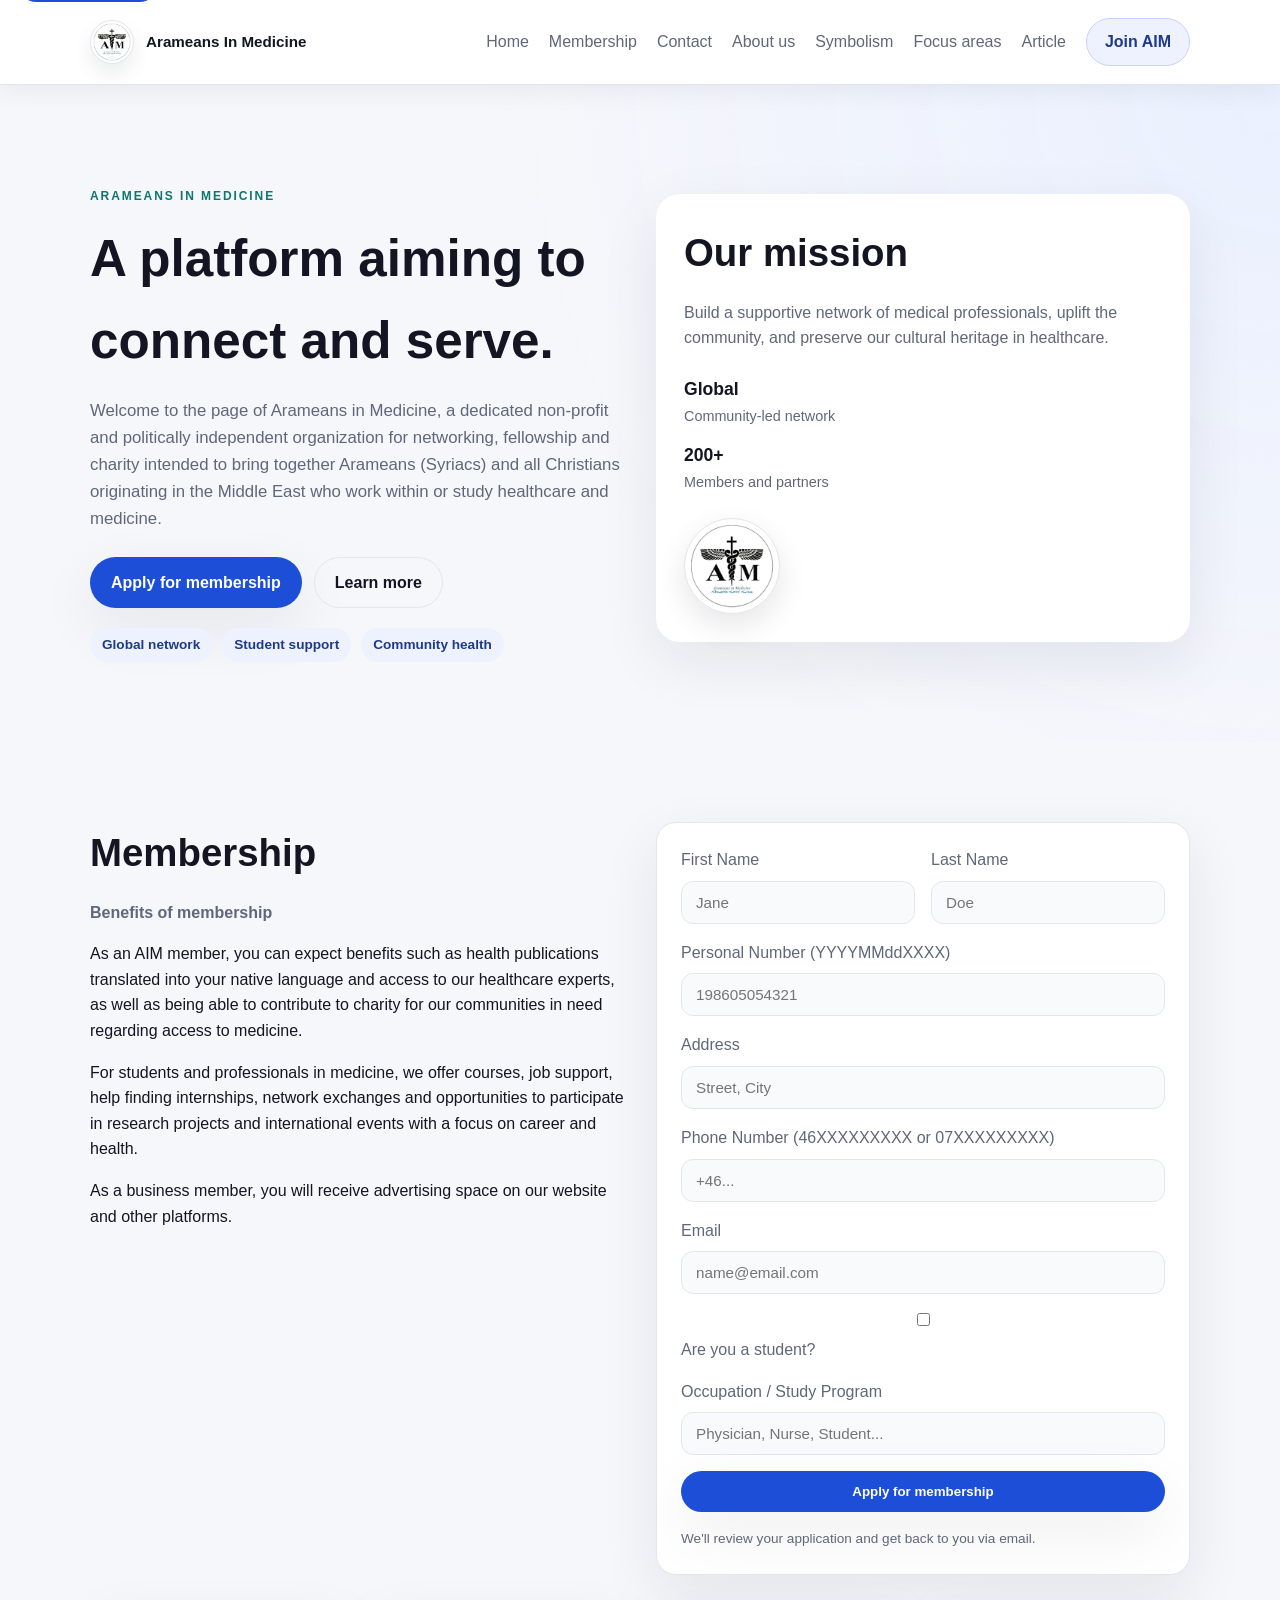
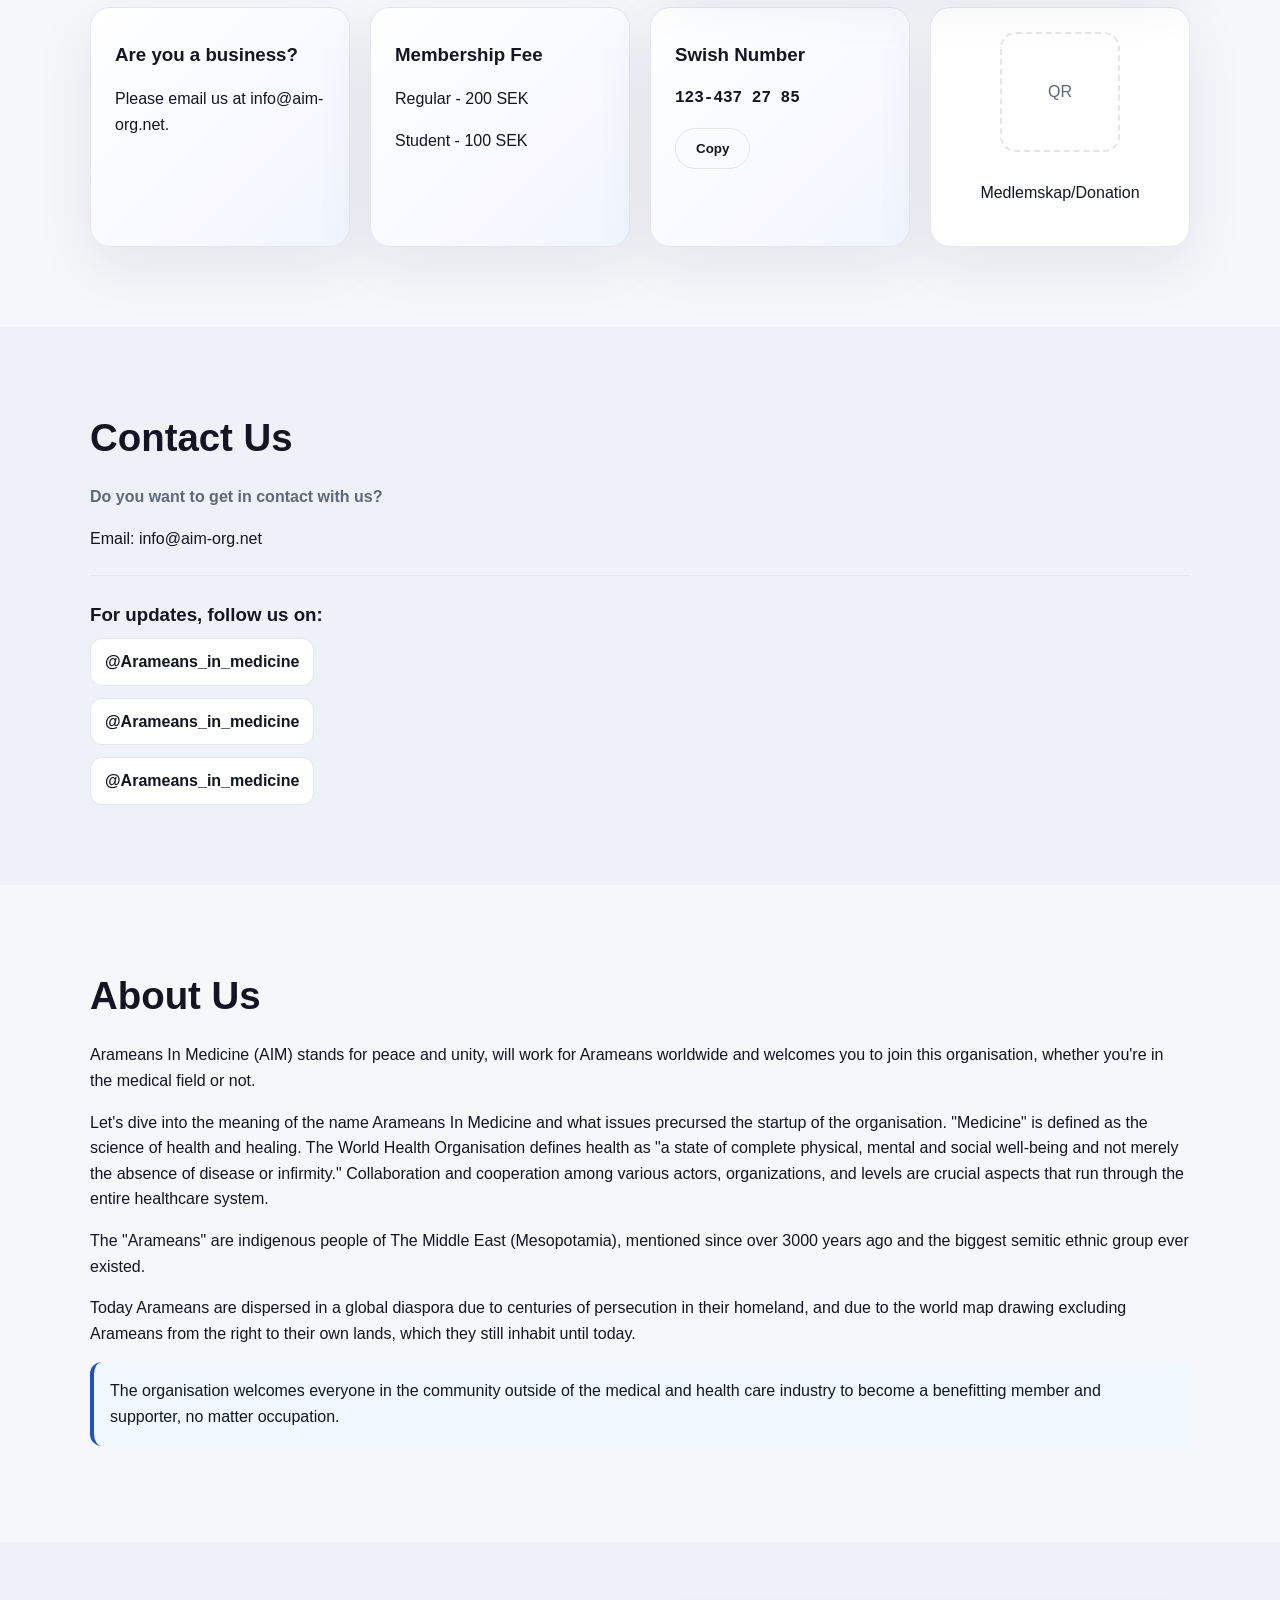
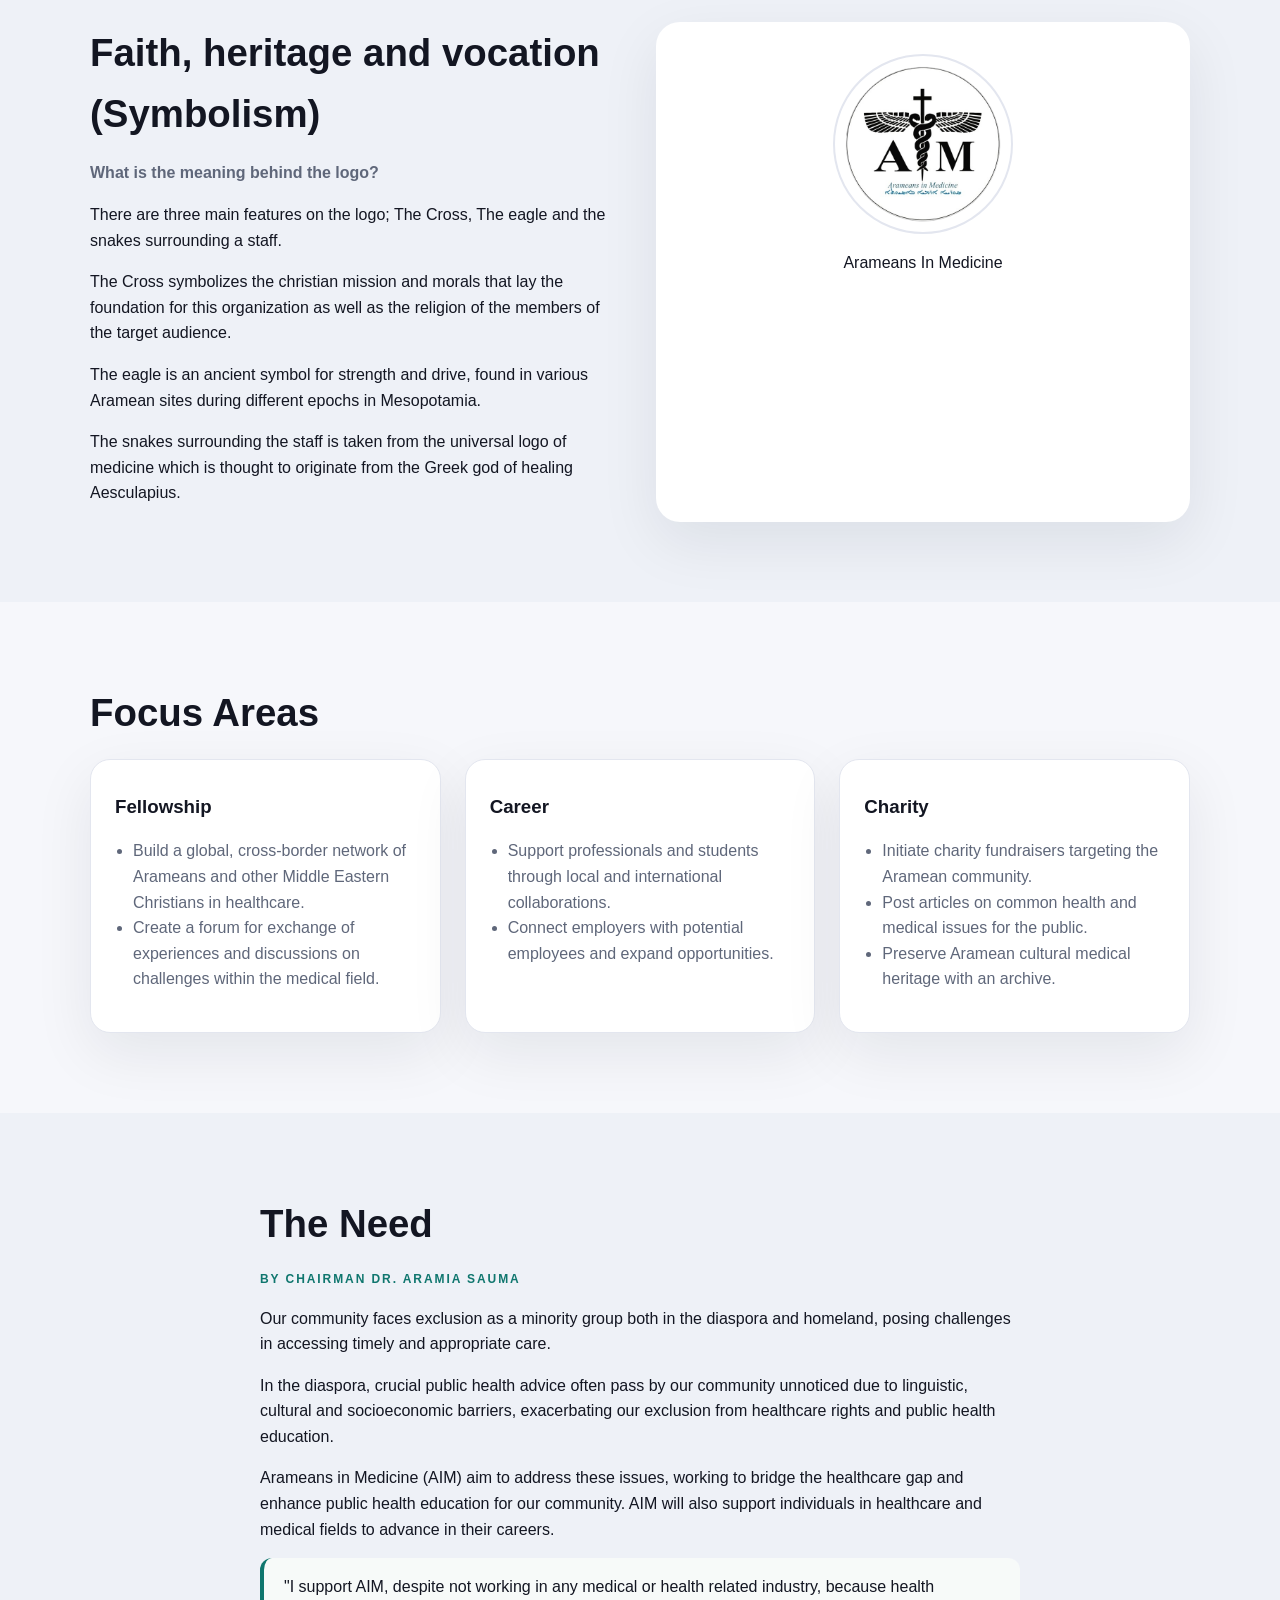
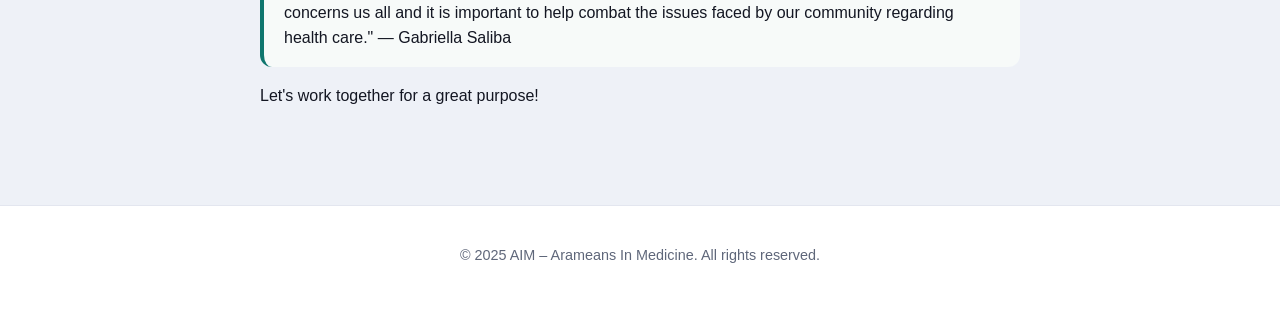
<file: Projects/aim/index.html>
<!DOCTYPE html>
<html lang="en">
  <head>
    <meta charset="UTF-8" />
    <meta name="viewport" content="width=device-width, initial-scale=1.0" />
    <title>Arameans In Medicine (AIM)</title>
    <meta
      name="description"
      content="Arameans In Medicine (AIM) is a platform aiming to connect and serve."
    />
    <meta property="og:title" content="Arameans In Medicine (AIM)" />
    <meta
      property="og:description"
      content="A platform aiming to connect and serve the Aramean community in healthcare."
    />
    <meta property="og:type" content="website" />
    <meta property="og:image" content="arameans-in-medicine.png" />
    <meta name="twitter:card" content="summary_large_image" />
    <link rel="icon" href="arameans-in-medicine.png" />
    <link rel="stylesheet" href="styles.css" />
  </head>
  <body>
    <a class="skip-link" href="#home">Skip to content</a>
    <header class="site-header">
      <div class="container header-inner">
        <a class="brand" href="#home" aria-label="AIM home">
          <span class="brand-mark">
            <img src="arameans-in-medicine.png" alt="AIM logo" />
          </span>
          <span class="brand-name">Arameans In Medicine</span>
        </a>
        <button class="nav-toggle" type="button" aria-expanded="false">
          Menu
        </button>
        <nav class="site-nav" aria-label="Primary">
          <a href="#home">Home</a>
          <a href="#membership">Membership</a>
          <a href="#contact">Contact</a>
          <a href="#about">About us</a>
          <a href="#symbolism">Symbolism</a>
          <a href="#focus">Focus areas</a>
          <a href="#article">Article</a>
          <a class="button nav-cta" href="#membership">Join AIM</a>
        </nav>
      </div>
    </header>

    <main>
      <section class="hero" id="home">
        <div class="container hero-grid">
          <div class="hero-content">
            <p class="eyebrow">Arameans In Medicine</p>
            <h1>A platform aiming to connect and serve.</h1>
            <p class="lead">
              Welcome to the page of Arameans in Medicine, a dedicated non-profit
              and politically independent organization for networking, fellowship
              and charity intended to bring together Arameans (Syriacs) and all
              Christians originating in the Middle East who work within or study
              healthcare and medicine.
            </p>
            <div class="hero-actions">
              <a class="button primary" href="#membership">Apply for membership</a>
              <a class="button ghost" href="#about">Learn more</a>
            </div>
            <div class="hero-badges">
              <span>Global network</span>
              <span>Student support</span>
              <span>Community health</span>
            </div>
          </div>
          <div class="hero-card">
            <div class="hero-card-top">
              <h2>Our mission</h2>
              <p>
                Build a supportive network of medical professionals, uplift the
                community, and preserve our cultural heritage in healthcare.
              </p>
            </div>
            <div class="stats">
              <div>
                <strong>Global</strong>
                <span>Community-led network</span>
              </div>
              <div>
                <strong>200+</strong>
                <span>Members and partners</span>
              </div>
            </div>
            <div class="hero-logo">
              <img src="arameans-in-medicine.png" alt="AIM logo" />
            </div>
          </div>
        </div>
      </section>

      <section class="section" id="membership">
        <div class="container split">
          <div>
            <h2>Membership</h2>
            <p class="section-lead">Benefits of membership</p>
            <p>
              As an AIM member, you can expect benefits such as health
              publications translated into your native language and access to our
              healthcare experts, as well as being able to contribute to charity
              for our communities in need regarding access to medicine.
            </p>
            <p>
              For students and professionals in medicine, we offer courses, job
              support, help finding internships, network exchanges and
              opportunities to participate in research projects and international
              events with a focus on career and health.
            </p>
            <p>
              As a business member, you will receive advertising space on our
              website and other platforms.
            </p>
          </div>
          <div class="card panel">
            <form class="membership-form">
              <div class="grid-2">
                <label>
                  First Name
                  <input type="text" name="firstName" placeholder="Jane" required />
                </label>
                <label>
                  Last Name
                  <input type="text" name="lastName" placeholder="Doe" required />
                </label>
              </div>
              <label>
                Personal Number (YYYYMMddXXXX)
                <input type="text" name="personalNumber" placeholder="198605054321" />
              </label>
              <label>
                Address
                <input type="text" name="address" placeholder="Street, City" />
              </label>
              <label>
                Phone Number (46XXXXXXXXX or 07XXXXXXXXX)
                <input type="tel" name="phone" placeholder="+46..." required />
              </label>
              <label>
                Email
                <input type="email" name="email" placeholder="name@email.com" required />
              </label>
              <label class="inline">
                <input type="checkbox" name="student" />
                Are you a student?
              </label>
              <label>
                Occupation / Study Program
                <input type="text" name="occupation" placeholder="Physician, Nurse, Student..." />
              </label>
              <button class="button primary" type="button">Apply for membership</button>
              <p class="form-note">
                We'll review your application and get back to you via email.
              </p>
            </form>
          </div>
        </div>
        <div class="container donate-grid">
          <div class="card highlight">
            <h3>Are you a business?</h3>
            <p>Please email us at <a href="mailto:info@aim-org.net">info@aim-org.net</a>.</p>
          </div>
          <div class="card highlight">
            <h3>Membership Fee</h3>
            <p>Regular - 200 SEK</p>
            <p>Student - 100 SEK</p>
          </div>
          <div class="card highlight">
            <h3>Swish Number</h3>
            <p class="mono">123-437 27 85</p>
            <button class="button ghost" type="button" data-copy="123-437 27 85">
              Copy
            </button>
          </div>
          <div class="card qr">
            <div class="qr-box">QR</div>
            <p>Medlemskap/Donation</p>
          </div>
        </div>
      </section>

      <section class="section muted" id="contact">
        <div class="container">
          <h2>Contact Us</h2>
          <p class="section-lead">Do you want to get in contact with us?</p>
          <p>Email: <a href="mailto:info@aim-org.net">info@aim-org.net</a></p>
          <div class="divider"></div>
          <h3>For updates, follow us on:</h3>
          <div class="social-grid">
            <a
              href="https://www.instagram.com/arameans_in_medicine"
              target="_blank"
              rel="noreferrer"
              aria-label="Instagram"
            >
              @Arameans_in_medicine
            </a>
            <a
              href="https://www.facebook.com/arameans_in_medicine"
              target="_blank"
              rel="noreferrer"
              aria-label="Facebook"
            >
              @Arameans_in_medicine
            </a>
            <a href="#" aria-label="LinkedIn">@Arameans_in_medicine</a>
          </div>
        </div>
      </section>

      <section class="section" id="about">
        <div class="container">
          <h2>About Us</h2>
          <p>
            Arameans In Medicine (AIM) stands for peace and unity, will work for
            Arameans worldwide and welcomes you to join this organisation, whether
            you're in the medical field or not.
          </p>
          <p>
            Let's dive into the meaning of the name Arameans In Medicine and what
            issues precursed the startup of the organisation. "Medicine" is
            defined as the science of health and healing. The World Health
            Organisation defines health as "a state of complete physical, mental
            and social well-being and not merely the absence of disease or
            infirmity." Collaboration and cooperation among various actors,
            organizations, and levels are crucial aspects that run through the
            entire healthcare system.
          </p>
          <p>
            The "Arameans" are indigenous people of The Middle East
            (Mesopotamia), mentioned since over 3000 years ago and the biggest
            semitic ethnic group ever existed.
          </p>
          <p>
            Today Arameans are dispersed in a global diaspora due to centuries of
            persecution in their homeland, and due to the world map drawing
            excluding Arameans from the right to their own lands, which they still
            inhabit until today.
          </p>
          <p class="highlight-text">
            The organisation welcomes everyone in the community outside of the
            medical and health care industry to become a benefitting member and
            supporter, no matter occupation.
          </p>
        </div>
      </section>

      <section class="section muted" id="symbolism">
        <div class="container split">
          <div>
            <h2>Faith, heritage and vocation (Symbolism)</h2>
            <p class="section-lead">What is the meaning behind the logo?</p>
            <p>
              There are three main features on the logo; The Cross, The eagle and
              the snakes surrounding a staff.
            </p>
            <p>
              The Cross symbolizes the christian mission and morals that lay the
              foundation for this organization as well as the religion of the
              members of the target audience.
            </p>
            <p>
              The eagle is an ancient symbol for strength and drive, found in
              various Aramean sites during different epochs in Mesopotamia.
            </p>
            <p>
              The snakes surrounding the staff is taken from the universal logo
              of medicine which is thought to originate from the Greek god of
              healing Aesculapius.
            </p>
          </div>
          <div class="logo-card">
            <img class="logo-image" src="arameans-in-medicine.png" alt="AIM logo" />
            <p>Arameans In Medicine</p>
          </div>
        </div>
      </section>

      <section class="section" id="focus">
        <div class="container">
          <h2>Focus Areas</h2>
          <div class="cards">
            <div class="card">
              <h3>Fellowship</h3>
              <ul>
                <li>Build a global, cross-border network of Arameans and other Middle Eastern Christians in healthcare.</li>
                <li>Create a forum for exchange of experiences and discussions on challenges within the medical field.</li>
              </ul>
            </div>
            <div class="card">
              <h3>Career</h3>
              <ul>
                <li>Support professionals and students through local and international collaborations.</li>
                <li>Connect employers with potential employees and expand opportunities.</li>
              </ul>
            </div>
            <div class="card">
              <h3>Charity</h3>
              <ul>
                <li>Initiate charity fundraisers targeting the Aramean community.</li>
                <li>Post articles on common health and medical issues for the public.</li>
                <li>Preserve Aramean cultural medical heritage with an archive.</li>
              </ul>
            </div>
          </div>
        </div>
      </section>

      <section class="section muted" id="article">
        <div class="container article">
          <h2>The Need</h2>
          <p class="eyebrow">By Chairman Dr. Aramia Sauma</p>
          <p>
            Our community faces exclusion as a minority group both in the
            diaspora and homeland, posing challenges in accessing timely and
            appropriate care.
          </p>
          <p>
            In the diaspora, crucial public health advice often pass by our
            community unnoticed due to linguistic, cultural and socioeconomic
            barriers, exacerbating our exclusion from healthcare rights and
            public health education.
          </p>
          <p>
            Arameans in Medicine (AIM) aim to address these issues, working to
            bridge the healthcare gap and enhance public health education for our
            community. AIM will also support individuals in healthcare and
            medical fields to advance in their careers.
          </p>
          <p class="quote">
            "I support AIM, despite not working in any medical or health related
            industry, because health concerns us all and it is important to help
            combat the issues faced by our community regarding health care."
            — Gabriella Saliba
          </p>
          <p>
            Let's work together for a great purpose!
          </p>
        </div>
      </section>
    </main>

    <footer class="site-footer">
      <div class="container">
        <p>© 2025 AIM – Arameans In Medicine. All rights reserved.</p>
      </div>
    </footer>

    <script src="script.js"></script>
  </body>
  </html>
</file>
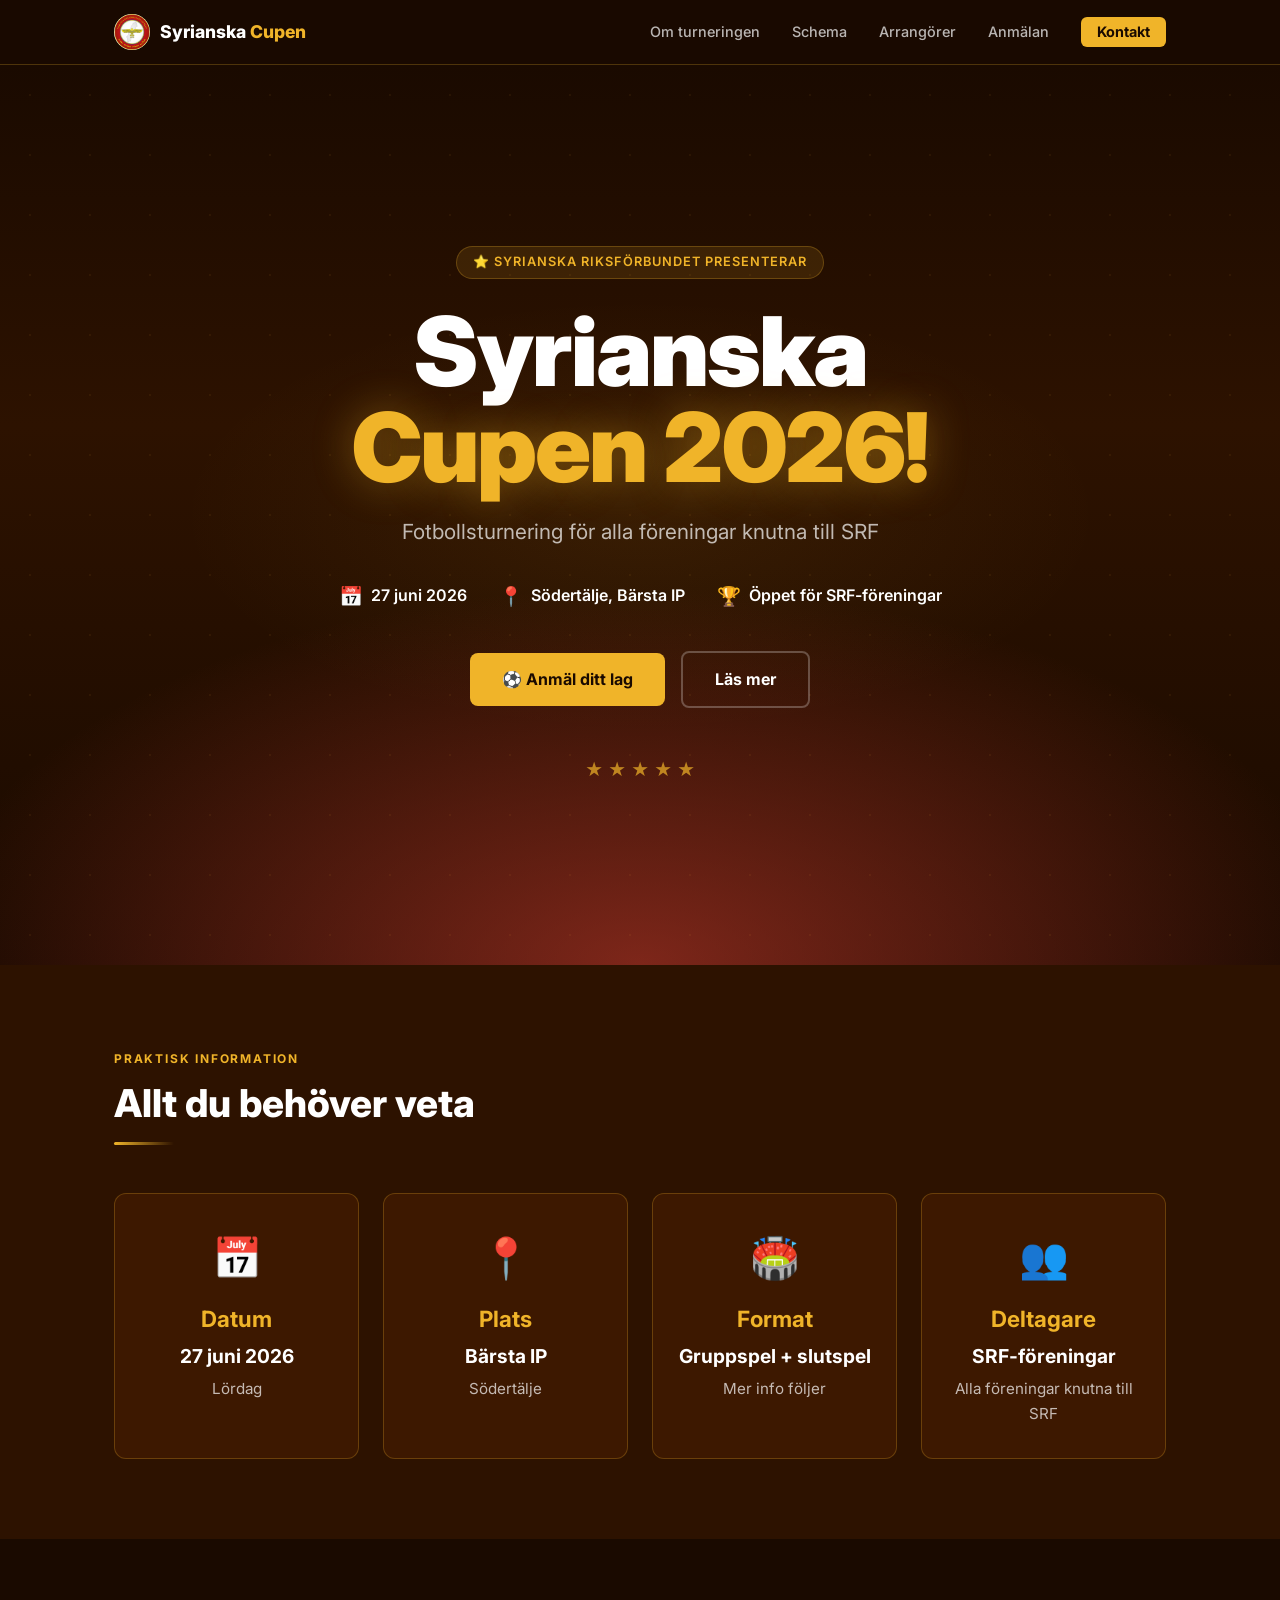
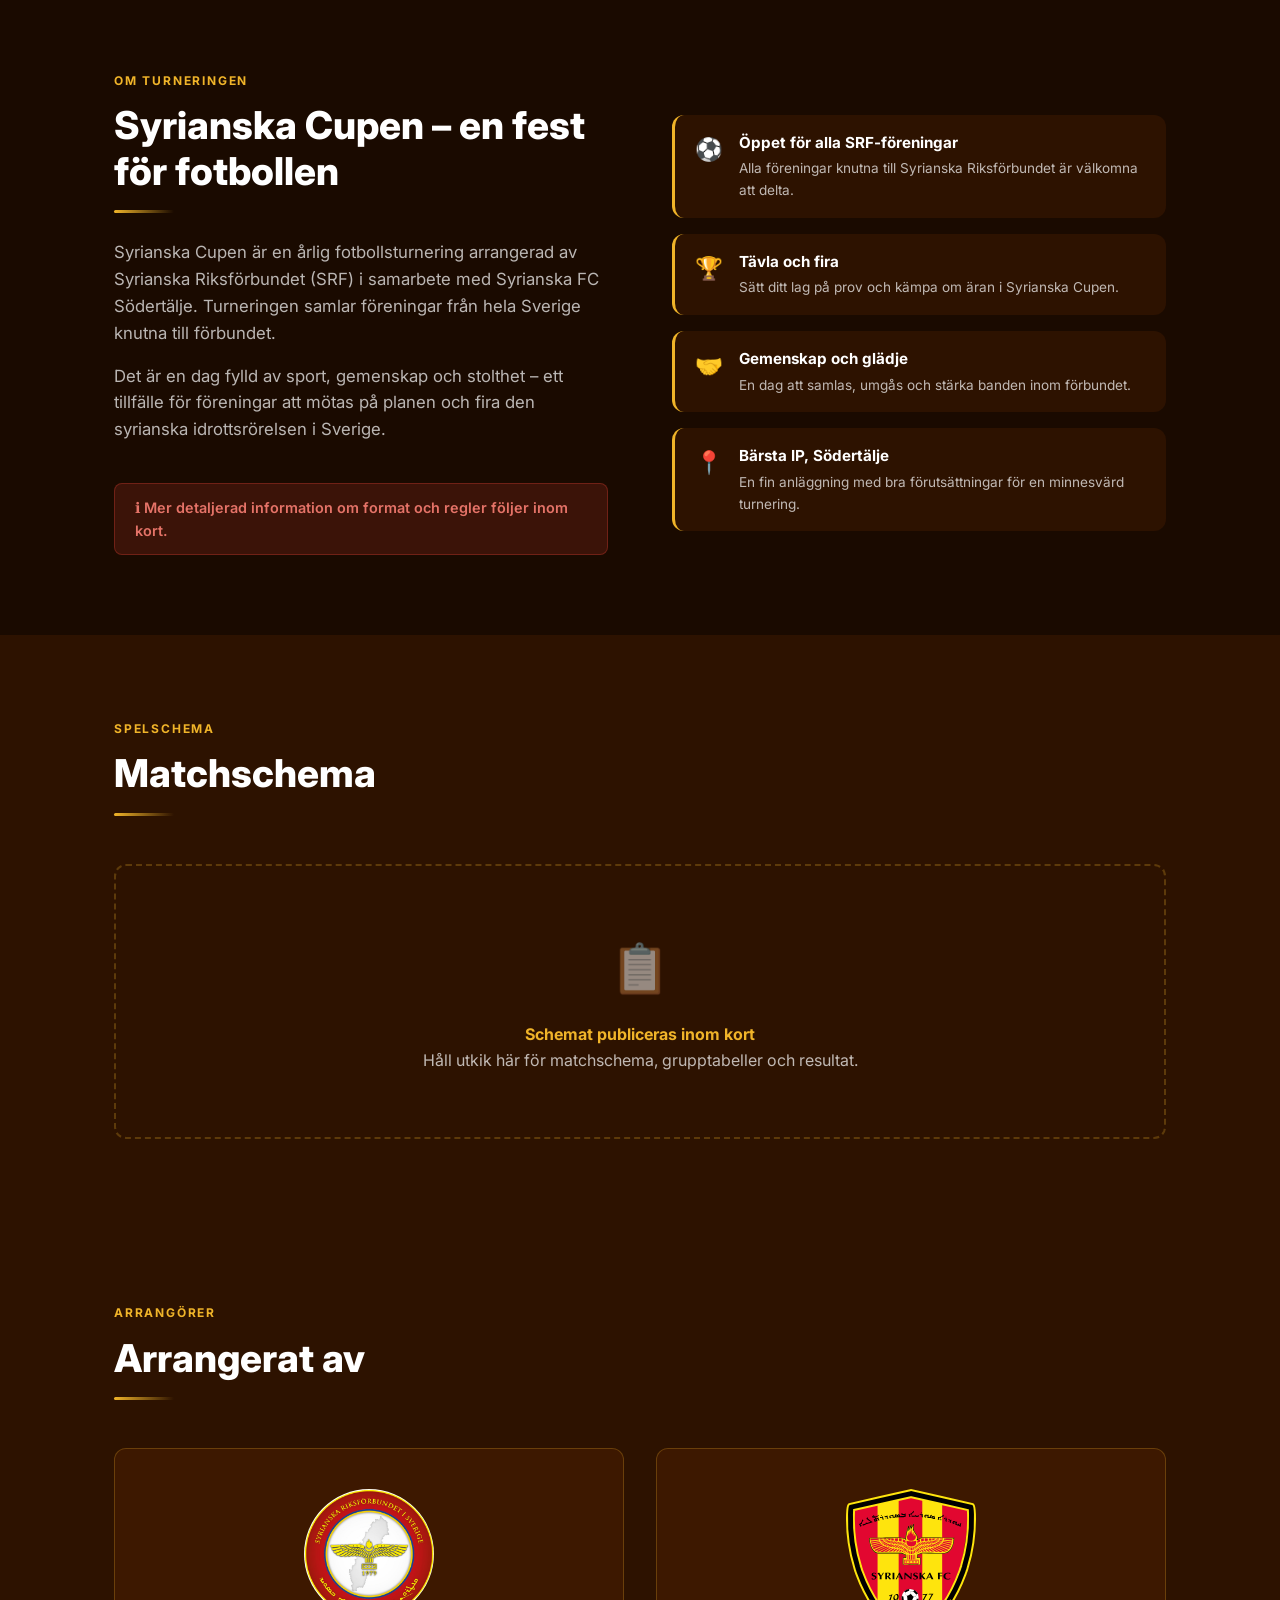
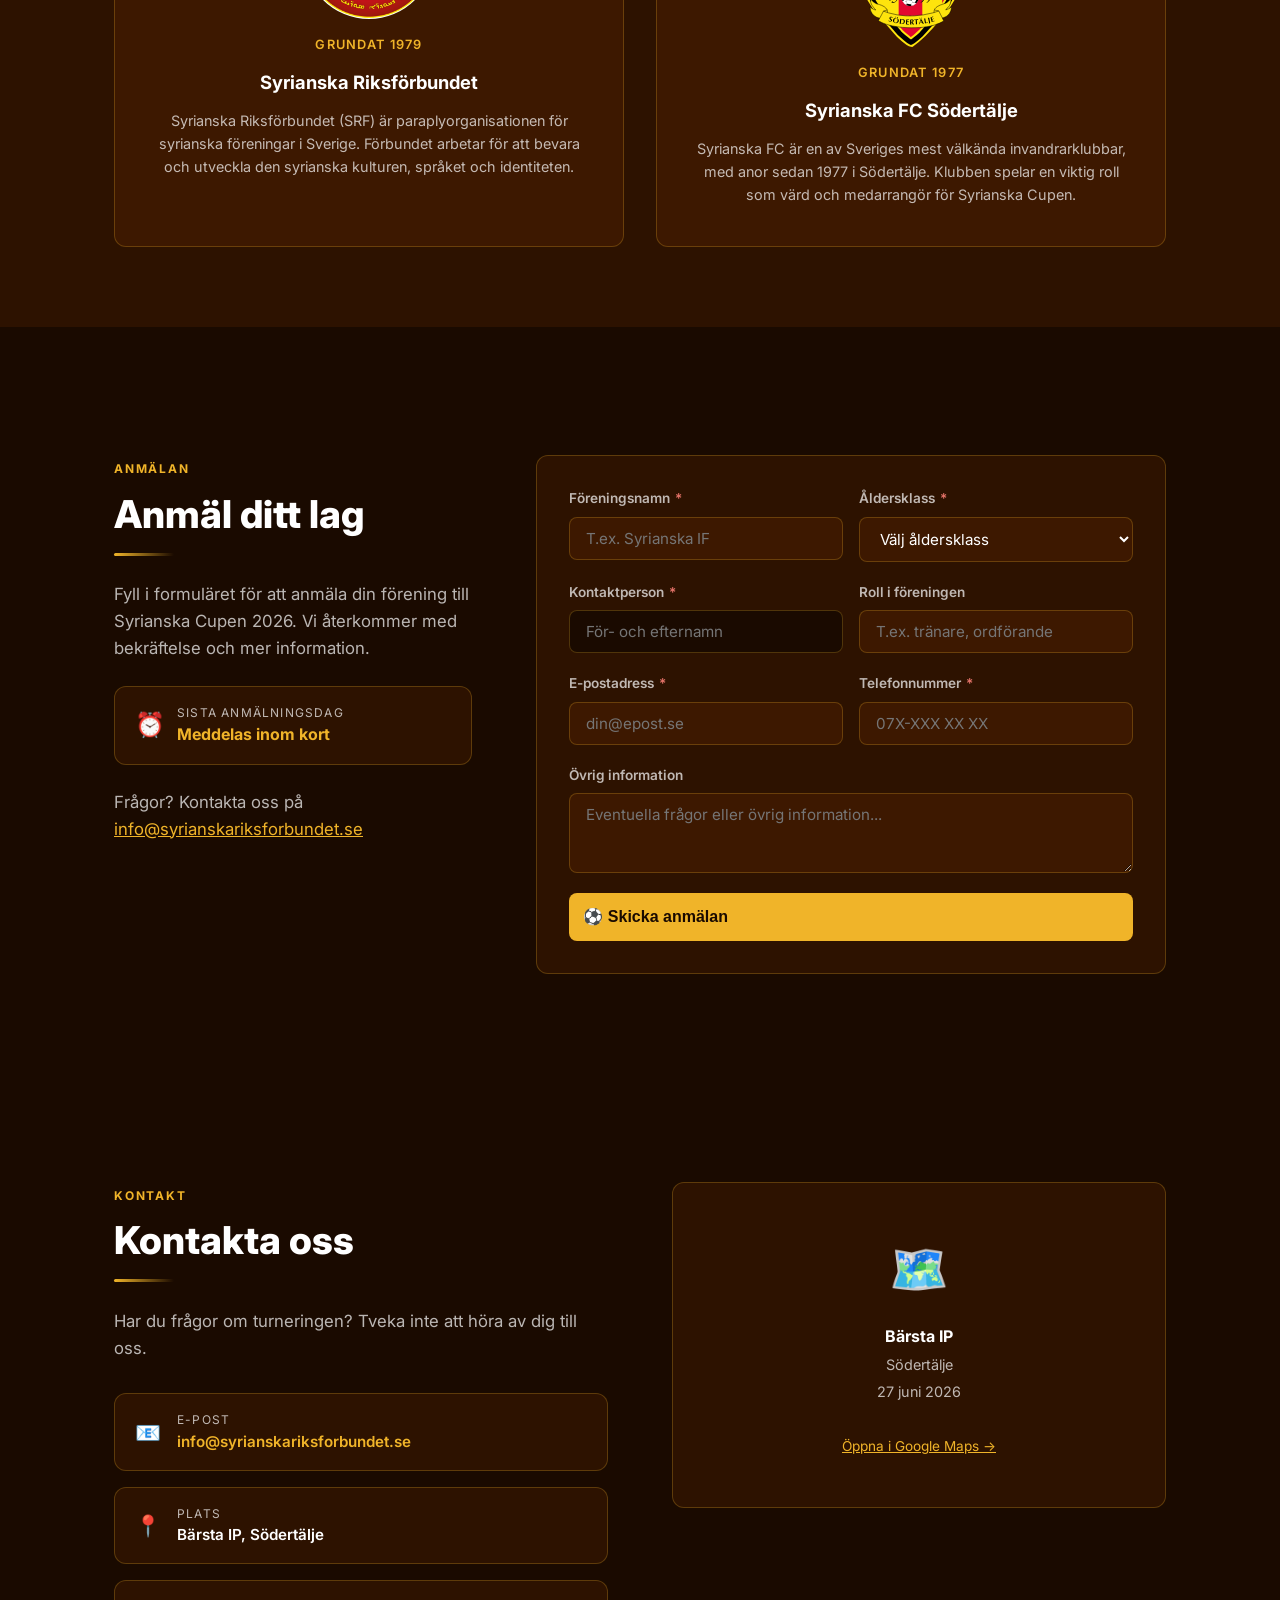
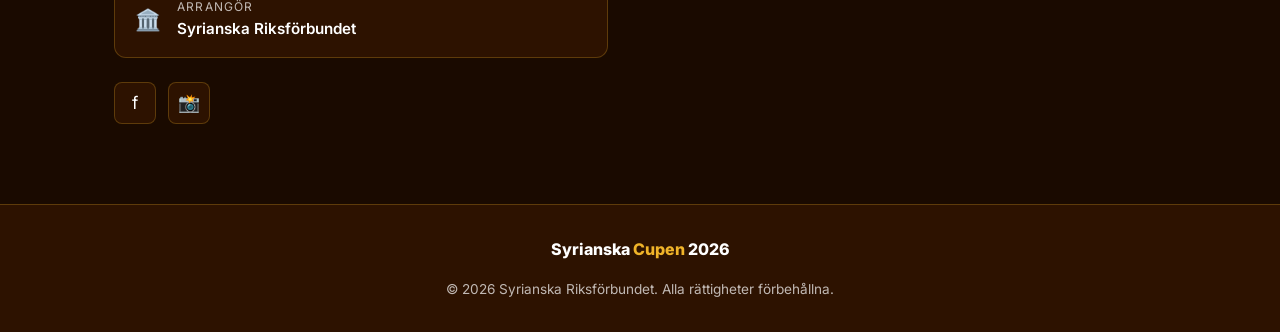
<file: Projects/cupen/index.html>
<!DOCTYPE html>
<html lang="sv">
<head>
  <meta charset="UTF-8" />
  <meta name="viewport" content="width=device-width, initial-scale=1.0" />
  <title>Syrianska Cupen 2026 – Södertälje, Bärsta IP</title>
  <meta name="description" content="Syrianska Cupen 2026 – Fotbollsturnering för alla föreningar knutna till Syrianska Riksförbundet. 27 juni 2026, Södertälje, Bärsta IP." />

  <!-- Canonical & hreflang -->
  <link rel="canonical" href="https://cupen.vercel.app/" />
  <link rel="alternate" hreflang="sv" href="https://cupen.vercel.app/" />
  <link rel="alternate" hreflang="x-default" href="https://cupen.vercel.app/" />

  <!-- Open Graph -->
  <meta property="og:title" content="Syrianska Cupen 2026 – Södertälje, Bärsta IP" />
  <meta property="og:description" content="Fotbollsturnering för alla föreningar knutna till Syrianska Riksförbundet. 27 juni 2026, Södertälje, Bärsta IP." />
  <meta property="og:image" content="https://cupen.vercel.app/srf-logo.jpeg" />
  <meta property="og:url" content="https://cupen.vercel.app/" />
  <meta property="og:type" content="website" />
  <meta property="og:locale" content="sv_SE" />
  <meta property="og:site_name" content="Syrianska Cupen" />

  <!-- Twitter Card -->
  <meta name="twitter:card" content="summary_large_image" />
  <meta name="twitter:title" content="Syrianska Cupen 2026" />
  <meta name="twitter:description" content="Fotbollsturnering för SRF-föreningar. 27 juni 2026, Södertälje, Bärsta IP." />
  <meta name="twitter:image" content="https://cupen.vercel.app/srf-logo.jpeg" />

  <!-- Favicon & theme -->
  <link rel="icon" type="image/jpeg" href="srf-logo.jpeg" />
  <meta name="theme-color" content="#f0b429" />

  <!-- JSON-LD Event Schema -->
  <script type="application/ld+json">
  {
    "@context": "https://schema.org",
    "@type": "SportsEvent",
    "name": "Syrianska Cupen 2026",
    "description": "Fotbollsturnering arrangerad av Syrianska Riksförbundet för alla föreningar knutna till SRF.",
    "startDate": "2026-06-27",
    "endDate": "2026-06-27",
    "eventStatus": "https://schema.org/EventScheduled",
    "location": {
      "@type": "Place",
      "name": "Bärsta IP",
      "address": {
        "@type": "PostalAddress",
        "addressLocality": "Södertälje",
        "addressCountry": "SE"
      }
    },
    "organizer": {
      "@type": "Organization",
      "name": "Syrianska Riksförbundet",
      "url": "https://www.facebook.com/SyrianskaRiks"
    },
    "image": "https://cupen.vercel.app/srf-logo.jpeg",
    "url": "https://cupen.vercel.app/"
  }
  </script>

  <!-- Fonts -->
  <link rel="dns-prefetch" href="https://fonts.googleapis.com" />
  <link rel="dns-prefetch" href="https://fonts.gstatic.com" />
  <link rel="preconnect" href="https://fonts.googleapis.com" />
  <link rel="preconnect" href="https://fonts.gstatic.com" crossorigin />
  <link href="https://fonts.googleapis.com/css2?family=Inter:wght@400;500;600;700;800;900&display=swap" rel="stylesheet" />

  <link rel="stylesheet" href="styles.css" />
</head>
<body>
  <a href="#main-content" class="skip-to-content">Hoppa till huvudinnehåll</a>

  <!-- ===== HEADER ===== -->
  <header class="site-header" role="banner">
    <div class="container header-inner">
      <a href="#" class="site-logo" aria-label="Syrianska Cupen – startsida">
        <img src="srf-logo.jpeg" alt="Syrianska Riksförbundet logotyp" class="logo-img" />
        <div class="logo-text">Syrianska <span>Cupen</span></div>
      </a>

      <nav role="navigation" aria-label="Huvudnavigation">
        <ul class="nav-links" id="navLinks">
          <li><a href="#om">Om turneringen</a></li>
          <li><a href="#schema">Schema</a></li>
          <li><a href="#arrangorer">Arrangörer</a></li>
          <li><a href="#anmalan">Anmälan</a></li>
          <li><a href="#kontakt" class="nav-cta">Kontakt</a></li>
        </ul>
      </nav>

      <button type="button" class="mobile-menu-btn" id="mobileMenuBtn" aria-label="Öppna meny" aria-expanded="false" aria-controls="navLinks">
        <span></span>
        <span></span>
        <span></span>
      </button>
    </div>
  </header>

  <main id="main-content">

  <!-- ===== HERO ===== -->
  <section class="hero" id="top">
    <div class="hero-bg" aria-hidden="true"></div>
    <div class="hero-content">
      <div class="hero-badge">
        ⭐ Syrianska Riksförbundet presenterar
      </div>

      <h1 class="hero-title">
        Syrianska
        <span class="year">Cupen 2026!</span>
      </h1>

      <p class="hero-subtitle">
        Fotbollsturnering för alla föreningar knutna till SRF
      </p>

      <div class="hero-meta">
        <div class="hero-meta-item">
          <span class="icon">📅</span>
          <span>27 juni 2026</span>
        </div>
        <div class="hero-meta-item">
          <span class="icon">📍</span>
          <span>Södertälje, Bärsta IP</span>
        </div>
        <div class="hero-meta-item">
          <span class="icon">🏆</span>
          <span>Öppet för SRF-föreningar</span>
        </div>
      </div>

      <div class="hero-actions">
        <a href="#anmalan" class="btn btn-primary">
          ⚽ Anmäl ditt lag
        </a>
        <a href="#om" class="btn btn-outline">
          Läs mer
        </a>
      </div>

      <div class="hero-stars" aria-hidden="true">★ ★ ★ ★ ★</div>
    </div>
  </section>

  <!-- ===== PRAKTISK INFO ===== -->
  <section id="info" aria-labelledby="info-heading">
    <div class="container">
      <span class="section-label">Praktisk information</span>
      <h2 id="info-heading">Allt du behöver veta</h2>
      <div class="gold-divider"></div>

      <div class="info-grid">
        <div class="info-card">
          <div class="info-card-icon">📅</div>
          <h3>Datum</h3>
          <p class="value">27 juni 2026</p>
          <p>Lördag</p>
        </div>
        <div class="info-card">
          <div class="info-card-icon">📍</div>
          <h3>Plats</h3>
          <p class="value">Bärsta IP</p>
          <p>Södertälje</p>
        </div>
        <div class="info-card">
          <div class="info-card-icon">🏟️</div>
          <h3>Format</h3>
          <p class="value">Gruppspel + slutspel</p>
          <p>Mer info följer</p>
        </div>
        <div class="info-card">
          <div class="info-card-icon">👥</div>
          <h3>Deltagare</h3>
          <p class="value">SRF-föreningar</p>
          <p>Alla föreningar knutna till SRF</p>
        </div>
      </div>
    </div>
  </section>

  <!-- ===== OM TURNERINGEN ===== -->
  <section id="om" aria-labelledby="om-heading">
    <div class="container">
      <div class="om-grid">
        <div class="om-text">
          <span class="section-label">Om turneringen</span>
          <h2 id="om-heading">Syrianska Cupen – en fest för fotbollen</h2>
          <div class="gold-divider"></div>
          <br />
          <p>
            Syrianska Cupen är en årlig fotbollsturnering arrangerad av Syrianska Riksförbundet (SRF)
            i samarbete med Syrianska FC Södertälje. Turneringen samlar föreningar från hela Sverige
            knutna till förbundet.
          </p>
          <p>
            Det är en dag fylld av sport, gemenskap och stolthet – ett tillfälle för föreningar att
            mötas på planen och fira den syrianska idrottsrörelsen i Sverige.
          </p>
          <div class="badge-mer-info">
            ℹ️ Mer detaljerad information om format och regler följer inom kort.
          </div>
        </div>

        <div class="om-features">
          <div class="feature-item">
            <div class="feature-icon">⚽</div>
            <div class="feature-text">
              <h4>Öppet för alla SRF-föreningar</h4>
              <p>Alla föreningar knutna till Syrianska Riksförbundet är välkomna att delta.</p>
            </div>
          </div>
          <div class="feature-item">
            <div class="feature-icon">🏆</div>
            <div class="feature-text">
              <h4>Tävla och fira</h4>
              <p>Sätt ditt lag på prov och kämpa om äran i Syrianska Cupen.</p>
            </div>
          </div>
          <div class="feature-item">
            <div class="feature-icon">🤝</div>
            <div class="feature-text">
              <h4>Gemenskap och glädje</h4>
              <p>En dag att samlas, umgås och stärka banden inom förbundet.</p>
            </div>
          </div>
          <div class="feature-item">
            <div class="feature-icon">📍</div>
            <div class="feature-text">
              <h4>Bärsta IP, Södertälje</h4>
              <p>En fin anläggning med bra förutsättningar för en minnesvärd turnering.</p>
            </div>
          </div>
        </div>
      </div>
    </div>
  </section>

  <!-- ===== SCHEMA ===== -->
  <section id="schema" aria-labelledby="schema-heading">
    <div class="container">
      <span class="section-label">Spelschema</span>
      <h2 id="schema-heading">Matchschema</h2>
      <div class="gold-divider"></div>

      <div class="schema-placeholder">
        <div class="icon">📋</div>
        <p><strong>Schemat publiceras inom kort</strong></p>
        <p>Håll utkik här för matchschema, grupptabeller och resultat.</p>
      </div>
    </div>
  </section>

  <!-- ===== ARRANGÖRER ===== -->
  <section id="arrangorer" aria-labelledby="arrangorer-heading">
    <div class="container">
      <span class="section-label">Arrangörer</span>
      <h2 id="arrangorer-heading">Arrangerat av</h2>
      <div class="gold-divider"></div>

      <div class="arrangorer-grid">
        <div class="arrangorer-card">
          <img src="srf-logo.jpeg" alt="Syrianska Riksförbundet logotyp" class="arrangorer-logo arrangorer-logo--circle" />
          <div class="founded">Grundat 1979</div>
          <h3>Syrianska Riksförbundet</h3>
          <p>
            Syrianska Riksförbundet (SRF) är paraplyorganisationen för syrianska föreningar
            i Sverige. Förbundet arbetar för att bevara och utveckla den syrianska kulturen,
            språket och identiteten.
          </p>
        </div>

        <div class="arrangorer-card">
          <img src="sfc-logo.svg" alt="Syrianska FC Södertälje logotyp" class="arrangorer-logo" />
          <div class="founded">Grundat 1977</div>
          <h3>Syrianska FC Södertälje</h3>
          <p>
            Syrianska FC är en av Sveriges mest välkända invandrarklubbar, med anor sedan 1977
            i Södertälje. Klubben spelar en viktig roll som värd och medarrangör för Syrianska Cupen.
          </p>
        </div>
      </div>
    </div>
  </section>

  <!-- ===== ANMÄLAN ===== -->
  <section id="anmalan" aria-labelledby="anmalan-heading">
    <div class="container">
      <div class="anmalan-wrapper">
        <div class="anmalan-info">
          <span class="section-label">Anmälan</span>
          <h2 id="anmalan-heading">Anmäl ditt lag</h2>
          <div class="gold-divider"></div>
          <br />
          <p>
            Fyll i formuläret för att anmäla din förening till Syrianska Cupen 2026.
            Vi återkommer med bekräftelse och mer information.
          </p>

          <div class="deadline-badge">
            <div class="dl-icon">⏰</div>
            <div>
              <div class="dl-label">Sista anmälningsdag</div>
              <div class="dl-date">Meddelas inom kort</div>
            </div>
          </div>

          <p class="contact-hint">
            Frågor? Kontakta oss på
            <a href="mailto:info@syrianskariksforbundet.se">info@syrianskariksforbundet.se</a>
          </p>
        </div>

        <div class="anmalan-form" id="anmalanFormWrapper">
          <form id="anmalanForm" novalidate>
            <div class="form-row">
              <div class="form-group" id="group-forening">
                <label for="forening">Föreningsnamn <span class="req" aria-hidden="true">*</span></label>
                <input
                  type="text"
                  id="forening"
                  name="forening"
                  placeholder="T.ex. Syrianska IF"
                  autocomplete="organization"
                />
                <span class="error-msg" role="alert">Vänligen ange föreningens namn.</span>
              </div>
              <div class="form-group" id="group-aldersklass">
                <label for="aldersklass">Åldersklass <span class="req" aria-hidden="true">*</span></label>
                <select id="aldersklass" name="aldersklass">
                  <option value="">Välj åldersklass</option>
                  <option value="herrar-senior">Herrar senior</option>
                  <option value="damer-senior">Damer senior</option>
                  <option value="pojkar-u17">Pojkar U17</option>
                  <option value="flickor-u17">Flickor U17</option>
                  <option value="pojkar-u15">Pojkar U15</option>
                  <option value="flickor-u15">Flickor U15</option>
                  <option value="pojkar-u13">Pojkar U13</option>
                  <option value="flickor-u13">Flickor U13</option>
                </select>
                <span class="error-msg" role="alert">Vänligen välj åldersklass.</span>
              </div>
            </div>

            <div class="form-row">
              <div class="form-group" id="group-kontakt">
                <label for="kontakt">Kontaktperson <span class="req" aria-hidden="true">*</span></label>
                <input
                  type="text"
                  id="kontakt"
                  name="kontakt"
                  placeholder="För- och efternamn"
                  autocomplete="name"
                />
                <span class="error-msg" role="alert">Vänligen ange kontaktpersonens namn.</span>
              </div>
              <div class="form-group" id="group-roll">
                <label for="roll">Roll i föreningen</label>
                <input
                  type="text"
                  id="roll"
                  name="roll"
                  placeholder="T.ex. tränare, ordförande"
                />
              </div>
            </div>

            <div class="form-row">
              <div class="form-group" id="group-epost">
                <label for="epost">E-postadress <span class="req" aria-hidden="true">*</span></label>
                <input
                  type="email"
                  id="epost"
                  name="epost"
                  placeholder="din@epost.se"
                  autocomplete="email"
                />
                <span class="error-msg" role="alert">Vänligen ange en giltig e-postadress.</span>
              </div>
              <div class="form-group" id="group-telefon">
                <label for="telefon">Telefonnummer <span class="req" aria-hidden="true">*</span></label>
                <input
                  type="tel"
                  id="telefon"
                  name="telefon"
                  placeholder="07X-XXX XX XX"
                  autocomplete="tel"
                />
                <span class="error-msg" role="alert">Vänligen ange ett telefonnummer.</span>
              </div>
            </div>

            <div class="form-group" id="group-meddelande">
              <label for="meddelande">Övrig information</label>
              <textarea
                id="meddelande"
                name="meddelande"
                placeholder="Eventuella frågor eller övrig information..."
              ></textarea>
            </div>

            <button type="submit" class="btn btn-primary form-submit">
              ⚽ Skicka anmälan
            </button>
          </form>

          <div class="form-success" id="formSuccess" aria-live="polite">
            <div class="success-icon">🎉</div>
            <h3>Tack för din anmälan!</h3>
            <p>Vi har tagit emot din anmälan och återkommer med bekräftelse och mer information inom kort.</p>
          </div>
        </div>
      </div>
    </div>
  </section>

  <!-- ===== KONTAKT ===== -->
  <section id="kontakt" aria-labelledby="kontakt-heading">
    <div class="container">
      <div class="kontakt-grid">
        <div class="kontakt-info">
          <span class="section-label">Kontakt</span>
          <h2 id="kontakt-heading">Kontakta oss</h2>
          <div class="gold-divider"></div>
          <br />
          <p>Har du frågor om turneringen? Tveka inte att höra av dig till oss.</p>

          <div class="kontakt-items">
            <div class="kontakt-item">
              <span class="k-icon">📧</span>
              <div>
                <div class="k-label">E-post</div>
                <div class="k-value">
                  <a href="mailto:info@syrianskariksforbundet.se">info@syrianskariksforbundet.se</a>
                </div>
              </div>
            </div>
            <div class="kontakt-item">
              <span class="k-icon">📍</span>
              <div>
                <div class="k-label">Plats</div>
                <div class="k-value">Bärsta IP, Södertälje</div>
              </div>
            </div>
            <div class="kontakt-item">
              <span class="k-icon">🏛️</span>
              <div>
                <div class="k-label">Arrangör</div>
                <div class="k-value">Syrianska Riksförbundet</div>
              </div>
            </div>
          </div>

          <div class="social-links" aria-label="Följ oss på sociala medier">
            <a href="https://www.facebook.com/SyrianskaRiks" class="social-link" aria-label="Facebook" target="_blank" rel="noopener noreferrer">
              <span aria-hidden="true">f</span>
            </a>
            <a href="https://www.instagram.com/syrianskariksforbundet/" class="social-link" aria-label="Instagram" target="_blank" rel="noopener noreferrer">
              <span aria-hidden="true">📸</span>
            </a>
          </div>
        </div>

        <div class="map-placeholder" role="region" aria-label="Platsinformation">
          <div class="map-icon">🗺️</div>
          <h4>Bärsta IP</h4>
          <p>Södertälje</p>
          <p>27 juni 2026</p>
          <br />
          <a
            href="https://www.google.com/maps/search/Bärsta+IP+Södertälje"
            target="_blank"
            rel="noopener noreferrer"
          >
            Öppna i Google Maps →
          </a>
        </div>
      </div>
    </div>
  </section>

  </main><!-- /#main-content -->

  <!-- ===== FOOTER ===== -->
  <footer class="site-footer" role="contentinfo">
    <div class="container footer-inner">
      <div class="footer-logo">Syrianska <span>Cupen</span> 2026</div>
      <p class="footer-copy">
        © 2026 Syrianska Riksförbundet. Alla rättigheter förbehållna.
      </p>
    </div>
  </footer>

  <script src="script.js" defer></script>
</body>
</html>
</file>
<file: Projects/aim/styles.css>
:root {
  color-scheme: light;
  --bg: #f6f7fb;
  --surface: #ffffff;
  --ink: #131622;
  --muted: #5f677a;
  --primary: #1d4ed8;
  --primary-dark: #1e3a8a;
  --accent: #0f766e;
  --border: #e3e6ef;
  --shadow: 0 20px 60px rgba(16, 24, 40, 0.08);
}

* {
  box-sizing: border-box;
}

body {
  margin: 0;
  font-family: "Inter", "SF Pro Text", -apple-system, BlinkMacSystemFont, "Segoe UI",
    sans-serif;
  background: var(--bg);
  color: var(--ink);
  line-height: 1.6;
  scroll-behavior: smooth;
}

a {
  color: inherit;
  text-decoration: none;
}

a:focus-visible,
button:focus-visible,
input:focus-visible {
  outline: 3px solid rgba(29, 78, 216, 0.3);
  outline-offset: 2px;
}

img {
  max-width: 100%;
  display: block;
}

.container {
  width: min(1100px, 92%);
  margin: 0 auto;
}

.skip-link {
  position: absolute;
  left: 16px;
  top: -40px;
  background: var(--primary);
  color: #fff;
  padding: 8px 14px;
  border-radius: 999px;
  font-weight: 600;
  transition: top 0.2s ease;
  z-index: 100;
}

.skip-link:focus {
  top: 16px;
}

.site-header {
  position: sticky;
  top: 0;
  background: var(--surface);
  border-bottom: 1px solid var(--border);
  z-index: 50;
  box-shadow: 0 6px 24px rgba(15, 23, 42, 0.06);
}

.header-inner {
  display: flex;
  align-items: center;
  justify-content: space-between;
  padding: 18px 0;
  gap: 16px;
}

.brand {
  display: flex;
  align-items: center;
  gap: 12px;
}

.brand-mark {
  display: grid;
  place-items: center;
  width: 44px;
  height: 44px;
  border-radius: 50%;
  background: #fff;
  border: 1px solid var(--border);
  overflow: hidden;
  box-shadow: 0 10px 20px rgba(15, 23, 42, 0.08);
}

.brand-mark img {
  width: 100%;
  height: 100%;
  object-fit: cover;
}

.brand-name {
  font-weight: 600;
  font-size: 0.95rem;
}

.site-nav {
  display: flex;
  gap: 20px;
  font-weight: 500;
  color: var(--muted);
  align-items: center;
}

.site-nav a {
  padding: 6px 0;
  position: relative;
}

.site-nav a::after {
  content: "";
  position: absolute;
  left: 0;
  bottom: -6px;
  width: 0;
  height: 2px;
  background: var(--primary);
  transition: width 0.2s ease;
}

.site-nav a:hover::after,
.site-nav a:focus-visible::after {
  width: 100%;
}

.nav-toggle {
  display: none;
  padding: 8px 14px;
  border-radius: 999px;
  border: 1px solid var(--border);
  background: var(--surface);
  font-weight: 600;
}

.hero {
  padding: 90px 0 80px;
  background: radial-gradient(circle at top right, #eaf0ff, transparent 55%),
    var(--bg);
}

.hero-grid {
  display: grid;
  gap: 32px;
  grid-template-columns: repeat(auto-fit, minmax(280px, 1fr));
  align-items: center;
}

.eyebrow {
  text-transform: uppercase;
  letter-spacing: 0.16em;
  font-size: 0.75rem;
  color: var(--accent);
  font-weight: 600;
}

h1 {
  font-size: clamp(2.2rem, 4vw, 3.2rem);
  margin: 12px 0 16px;
}

h2 {
  font-size: clamp(1.8rem, 3vw, 2.4rem);
  margin: 0 0 16px;
}

h3 {
  margin: 8px 0;
}

.lead {
  font-size: 1.05rem;
  color: var(--muted);
}

.hero-actions {
  display: flex;
  flex-wrap: wrap;
  gap: 12px;
  margin-top: 24px;
}

.hero-badges {
  display: flex;
  flex-wrap: wrap;
  gap: 10px;
  margin-top: 20px;
}

.hero-badges span {
  background: #eef2ff;
  color: var(--primary-dark);
  padding: 6px 12px;
  border-radius: 999px;
  font-size: 0.85rem;
  font-weight: 600;
}

.button {
  padding: 12px 20px;
  border-radius: 999px;
  font-weight: 600;
  border: 1px solid transparent;
  cursor: pointer;
}

.button.nav-cta {
  padding: 10px 18px;
  background: #eef2ff;
  border-color: #c7d2fe;
  color: var(--primary-dark);
}

.button.primary {
  background: var(--primary);
  color: #fff;
  box-shadow: var(--shadow);
}

.button.primary:hover {
  background: var(--primary-dark);
}

.button.ghost {
  background: transparent;
  border-color: var(--border);
  color: var(--ink);
}

.hero-card {
  background: var(--surface);
  border-radius: 24px;
  padding: 28px;
  box-shadow: var(--shadow);
  display: grid;
  gap: 24px;
}

.hero-card-top p {
  margin: 0;
  color: var(--muted);
}

.stats {
  display: grid;
  gap: 12px;
}

.stats strong {
  display: block;
  font-size: 1.1rem;
}

.stats span {
  color: var(--muted);
  font-size: 0.9rem;
}

.hero-logo {
  display: flex;
  justify-content: flex-start;
}

.hero-logo img {
  width: 96px;
  height: 96px;
  border-radius: 50%;
  border: 1px solid var(--border);
  background: #fff;
  object-fit: cover;
  box-shadow: 0 12px 30px rgba(15, 23, 42, 0.1);
}

.section {
  padding: 80px 0;
  background: var(--bg);
}

.section.muted {
  background: #eef1f7;
}

.section-lead {
  color: var(--muted);
  font-weight: 600;
}

.split {
  display: grid;
  gap: 32px;
  grid-template-columns: repeat(auto-fit, minmax(280px, 1fr));
}

.card {
  background: var(--surface);
  border-radius: 20px;
  padding: 24px;
  box-shadow: var(--shadow);
  border: 1px solid var(--border);
}

.panel {
  position: relative;
  overflow: hidden;
}

.membership-form {
  display: grid;
  gap: 16px;
}

.membership-form label {
  display: grid;
  gap: 8px;
  font-weight: 500;
  color: var(--muted);
}

.membership-form input {
  padding: 12px 14px;
  border-radius: 12px;
  border: 1px solid var(--border);
  background: #f9fafc;
  font-size: 0.95rem;
}

.form-note {
  margin: 0;
  font-size: 0.85rem;
  color: var(--muted);
}

.grid-2 {
  display: grid;
  gap: 16px;
  grid-template-columns: repeat(auto-fit, minmax(180px, 1fr));
}

.inline {
  display: flex;
  align-items: center;
  gap: 10px;
}

.donate-grid {
  margin-top: 32px;
  display: grid;
  gap: 20px;
  grid-template-columns: repeat(auto-fit, minmax(220px, 1fr));
}

.highlight {
  background: linear-gradient(135deg, #ffffff, #f1f5ff);
}

.mono {
  font-family: "SF Mono", "Fira Mono", monospace;
  font-weight: 600;
}

.qr {
  display: grid;
  place-items: center;
  text-align: center;
}

.qr-box {
  width: 120px;
  height: 120px;
  border-radius: 16px;
  border: 2px dashed var(--border);
  display: grid;
  place-items: center;
  margin-bottom: 12px;
  color: var(--muted);
}

.divider {
  height: 1px;
  background: var(--border);
  margin: 24px 0;
}

.social-grid {
  display: grid;
  gap: 12px;
  font-weight: 600;
}

.social-grid a {
  padding: 10px 14px;
  border-radius: 12px;
  border: 1px solid var(--border);
  background: #fff;
  width: fit-content;
}

.highlight-text {
  background: #f0f9ff;
  padding: 16px;
  border-left: 4px solid var(--primary);
  border-radius: 12px;
}

.logo-card {
  background: var(--surface);
  border-radius: 24px;
  padding: 32px;
  text-align: center;
  box-shadow: var(--shadow);
}

.logo-image {
  width: 180px;
  height: 180px;
  border-radius: 50%;
  border: 2px solid var(--border);
  object-fit: cover;
  background: #fff;
  margin: 0 auto 16px;
  display: block;
}

.cards {
  display: grid;
  gap: 24px;
  grid-template-columns: repeat(auto-fit, minmax(260px, 1fr));
}

.cards ul {
  padding-left: 18px;
  color: var(--muted);
}

.article {
  max-width: 760px;
}

.quote {
  padding: 16px 20px;
  border-left: 4px solid var(--accent);
  background: #f7faf9;
  border-radius: 12px;
}

.site-footer {
  padding: 24px 0 32px;
  background: var(--surface);
  border-top: 1px solid var(--border);
  text-align: center;
  color: var(--muted);
  font-size: 0.9rem;
}

@media (max-width: 880px) {
  .site-nav {
    position: absolute;
    top: 70px;
    right: 4%;
    flex-direction: column;
    background: var(--surface);
    padding: 16px;
    border-radius: 16px;
    box-shadow: var(--shadow);
    border: 1px solid var(--border);
    display: none;
  }

  .site-nav.open {
    display: flex;
  }

  .nav-toggle {
    display: inline-flex;
  }
}
</file>
<file: Projects/cupen/styles.css>
/* ===== RESET & BASE ===== */
*, *::before, *::after { box-sizing: border-box; margin: 0; padding: 0; }

:root {
  /* Core palette */
  --color-primary: #c0392b;
  --color-primary-dark: #922b21;
  --color-gold: #f0b429;
  --color-gold-light: #f9d77e;
  --color-dark: #1a0a00;
  --color-surface: #2d1200;
  --color-surface-2: #3d1800;
  --color-text: #ffffff;
  --color-text-muted: rgba(255,255,255,0.7);
  --color-border: rgba(240,180,41,0.25);
  --color-error: #e57368;
  --color-error-bg: rgba(192,57,43,0.2);
  --color-error-border: rgba(192,57,43,0.4);

  /* Gold opacity scale */
  --gold-10: rgba(240,180,41,0.1);
  --gold-12: rgba(240,180,41,0.12);
  --gold-30: rgba(240,180,41,0.3);
  --gold-40: rgba(240,180,41,0.4);
  --gold-50: rgba(240,180,41,0.5);

  /* Overlays */
  --overlay-header: rgba(26,10,0,0.92);
  --overlay-mobile: rgba(26,10,0,0.97);

  /* Layout */
  --font: 'Inter', system-ui, -apple-system, sans-serif;
  --radius: 12px;
  --shadow: 0 4px 24px rgba(0,0,0,0.5);
  --transition: 0.2s ease;
  --transition-menu: 0.3s ease;
  --max-width: 1100px;
  --header-height: 64px;
  --z-header: 100;
  --z-dropdown: 101;
}

html { scroll-behavior: smooth; }

/* ===== SKIP TO CONTENT ===== */
.skip-to-content {
  position: absolute;
  top: -9999px;
  left: -9999px;
  z-index: 9999;
  background: var(--color-gold);
  color: var(--color-dark);
  padding: 0.75rem 1.5rem;
  font-weight: 700;
  border-radius: 0 0 var(--radius) var(--radius);
  text-decoration: none;
}
.skip-to-content:focus {
  top: 0;
  left: 50%;
  transform: translateX(-50%);
}

/* ===== FOCUS VISIBLE (WCAG 2.4.7) ===== */
a:focus-visible,
button:focus-visible,
input:focus-visible,
select:focus-visible,
textarea:focus-visible {
  outline: 2px solid var(--color-gold);
  outline-offset: 3px;
}

/* ===== REQUIRED FIELD ASTERISK ===== */
label .req {
  color: var(--color-error);
  margin-left: 2px;
}

body {
  font-family: var(--font);
  background: var(--color-dark);
  color: var(--color-text);
  line-height: 1.6;
  -webkit-font-smoothing: antialiased;
}

img { max-width: 100%; display: block; }
a { color: inherit; text-decoration: none; }

/* ===== TYPOGRAPHY ===== */
h1, h2, h3 { line-height: 1.2; }
h2 { font-size: clamp(1.6rem, 4vw, 2.4rem); font-weight: 800; }
h3 { font-size: clamp(1.1rem, 2.5vw, 1.4rem); font-weight: 700; }

.section-label {
  display: inline-block;
  font-size: 0.75rem;
  font-weight: 700;
  letter-spacing: 0.15em;
  text-transform: uppercase;
  color: var(--color-gold);
  margin-bottom: 0.75rem;
}

/* ===== LAYOUT ===== */
.container { max-width: var(--max-width); margin: 0 auto; padding: 0 1.5rem; }
section { padding: 5rem 0; }

/* ===== HEADER ===== */
.site-header {
  position: sticky;
  top: 0;
  z-index: var(--z-header);
  background: var(--overlay-header);
  -webkit-backdrop-filter: blur(12px);
  backdrop-filter: blur(12px);
  border-bottom: 1px solid var(--color-border);
}

@supports (backdrop-filter: blur(12px)) {
  .site-header { background: var(--overlay-header); }
}

.header-inner {
  display: flex;
  align-items: center;
  justify-content: space-between;
  gap: 1rem;
  height: var(--header-height);
}

.site-logo {
  display: flex;
  align-items: center;
  gap: 0.6rem;
  font-weight: 800;
  font-size: 1.1rem;
}

.logo-icon {
  width: 36px;
  height: 36px;
  background: linear-gradient(135deg, var(--color-primary), var(--color-primary-dark));
  border-radius: 50%;
  display: flex;
  align-items: center;
  justify-content: center;
  font-size: 1.1rem;
}

.logo-text span { color: var(--color-gold); }

.logo-img {
  width: 36px;
  height: 36px;
  border-radius: 50%;
  object-fit: cover;
  flex-shrink: 0;
}

.nav-links {
  display: flex;
  align-items: center;
  gap: 2rem;
  list-style: none;
}

.nav-links a {
  font-size: 0.9rem;
  font-weight: 500;
  color: var(--color-text-muted);
  transition: color var(--transition);
}

.nav-links a:hover { color: var(--color-gold); }

.nav-cta {
  background: var(--color-gold);
  color: var(--color-dark) !important;
  padding: 0.4rem 1rem;
  border-radius: 6px;
  font-weight: 700 !important;
  transition: background var(--transition) !important;
}

.nav-cta:hover { background: var(--color-gold-light) !important; }

.mobile-menu-btn {
  display: none;
  flex-direction: column;
  gap: 5px;
  cursor: pointer;
  background: none;
  border: none;
  padding: 4px;
}

.mobile-menu-btn span {
  display: block;
  width: 24px;
  height: 2px;
  background: var(--color-text);
  border-radius: 2px;
  transition: all 0.3s ease;
}

.mobile-menu-btn.open span:nth-child(1) { transform: rotate(45deg) translate(5px, 5px); }
.mobile-menu-btn.open span:nth-child(2) { opacity: 0; }
.mobile-menu-btn.open span:nth-child(3) { transform: rotate(-45deg) translate(5px, -5px); }

/* ===== HERO ===== */
.hero {
  position: relative;
  min-height: 100vh;
  min-height: 100svh;
  display: flex;
  align-items: center;
  justify-content: center;
  text-align: center;
  overflow: hidden;
  padding: 6rem 1.5rem;
}

.hero-bg {
  position: absolute;
  inset: 0;
  background:
    radial-gradient(ellipse 80% 60% at 50% 100%, rgba(192,57,43,0.6) 0%, transparent 70%),
    radial-gradient(ellipse 60% 40% at 50% 50%, rgba(240,180,41,0.08) 0%, transparent 60%),
    linear-gradient(180deg, #1a0a00 0%, #2d1200 40%, #1a0a00 100%);
  z-index: 0;
}

.hero-bg::after {
  content: '';
  position: absolute;
  inset: 0;
  background: url("data:image/svg+xml,%3Csvg width='60' height='60' viewBox='0 0 60 60' xmlns='http://www.w3.org/2000/svg'%3E%3Ccircle cx='30' cy='30' r='1' fill='%23f0b429' fill-opacity='0.08'/%3E%3C/svg%3E");
  z-index: 0;
}

.hero-content {
  position: relative;
  z-index: 1;
  max-width: 800px;
}

.hero-badge {
  display: inline-flex;
  align-items: center;
  gap: 0.5rem;
  background: var(--gold-12);
  border: 1px solid var(--color-border);
  border-radius: 99px;
  padding: 0.35rem 1rem;
  font-size: 0.8rem;
  font-weight: 600;
  color: var(--color-gold);
  letter-spacing: 0.08em;
  text-transform: uppercase;
  margin-bottom: 1.5rem;
}

.hero-title {
  font-size: clamp(2.8rem, 10vw, 6rem);
  font-weight: 900;
  line-height: 1;
  margin-bottom: 0.25rem;
  letter-spacing: -0.02em;
}

.hero-title .year {
  display: block;
  color: var(--color-gold);
  text-shadow: 0 0 40px rgba(240,180,41,0.4);
}

.hero-subtitle {
  font-size: clamp(1rem, 2.5vw, 1.3rem);
  color: var(--color-text-muted);
  margin: 1.25rem auto 2rem;
  max-width: 520px;
}

.hero-meta {
  display: flex;
  align-items: center;
  justify-content: center;
  gap: 2rem;
  margin-bottom: 2.5rem;
  flex-wrap: wrap;
}

.hero-meta-item {
  display: flex;
  align-items: center;
  gap: 0.5rem;
  font-size: 1rem;
  font-weight: 600;
}

.hero-meta-item .icon { font-size: 1.2rem; }

.hero-actions {
  display: flex;
  align-items: center;
  justify-content: center;
  gap: 1rem;
  flex-wrap: wrap;
}

.btn {
  display: inline-flex;
  align-items: center;
  gap: 0.5rem;
  padding: 0.85rem 2rem;
  border-radius: 8px;
  font-weight: 700;
  font-size: 1rem;
  cursor: pointer;
  border: none;
  transition: all var(--transition);
  text-decoration: none;
}

.btn-primary {
  background: var(--color-gold);
  color: var(--color-dark);
}

.btn-primary:hover {
  background: var(--color-gold-light);
  transform: translateY(-1px);
  box-shadow: 0 8px 24px var(--gold-30);
}

.btn-outline {
  background: transparent;
  color: var(--color-text);
  border: 2px solid rgba(255,255,255,0.25);
}

.btn-outline:hover {
  border-color: var(--color-gold);
  color: var(--color-gold);
}

.hero-stars {
  display: flex;
  align-items: center;
  justify-content: center;
  gap: 4px;
  margin-top: 3rem;
  color: var(--color-gold);
  font-size: 1.1rem;
  opacity: 0.7;
}

/* ===== INFO CARDS ===== */
#info { background: var(--color-surface); }

.info-grid {
  display: grid;
  grid-template-columns: repeat(auto-fit, minmax(240px, 1fr));
  gap: 1.5rem;
  margin-top: 3rem;
}

.info-card {
  background: var(--color-surface-2);
  border: 1px solid var(--color-border);
  border-radius: var(--radius);
  padding: 2rem 1.5rem;
  text-align: center;
  transition: transform var(--transition), border-color var(--transition);
}

.info-card:hover {
  transform: translateY(-3px);
  border-color: rgba(240,180,41,0.5);
}

.info-card-icon {
  font-size: 2.5rem;
  margin-bottom: 1rem;
}

.info-card h3 {
  color: var(--color-gold);
  margin-bottom: 0.5rem;
}

.info-card p {
  color: var(--color-text-muted);
  font-size: 0.95rem;
}

.info-card .value {
  font-size: 1.2rem;
  font-weight: 700;
  color: var(--color-text);
  margin: 0.35rem 0;
}

/* ===== OM TURNERINGEN ===== */
#om { background: var(--color-dark); }

.om-grid {
  display: grid;
  grid-template-columns: 1fr 1fr;
  gap: 4rem;
  align-items: center;
  margin-top: 3rem;
}

.om-text p {
  color: var(--color-text-muted);
  margin-bottom: 1rem;
  font-size: 1.05rem;
}

.om-features {
  display: flex;
  flex-direction: column;
  gap: 1rem;
  margin-top: 1.5rem;
}

.feature-item {
  display: flex;
  align-items: flex-start;
  gap: 1rem;
  padding: 1rem 1.25rem;
  background: var(--color-surface);
  border-radius: var(--radius);
  border-left: 3px solid var(--color-gold);
}

.feature-icon { font-size: 1.4rem; flex-shrink: 0; }

.feature-text h4 { font-size: 0.95rem; margin-bottom: 0.2rem; }
.feature-text p { font-size: 0.85rem; color: var(--color-text-muted); }

.badge-mer-info {
  display: inline-flex;
  align-items: center;
  gap: 0.5rem;
  background: var(--color-error-bg);
  border: 1px solid var(--color-error-border);
  border-radius: 8px;
  padding: 0.75rem 1.25rem;
  font-size: 0.9rem;
  font-weight: 600;
  color: var(--color-error);
  margin-top: 1.5rem;
}

/* ===== SCHEMA ===== */
#schema { background: var(--color-surface); }

.schema-placeholder {
  margin-top: 3rem;
  border: 2px dashed var(--color-border);
  border-radius: var(--radius);
  padding: 4rem 2rem;
  text-align: center;
}

.schema-placeholder .icon { font-size: 3rem; margin-bottom: 1rem; opacity: 0.5; }
.schema-placeholder p { color: var(--color-text-muted); font-size: 1rem; }
.schema-placeholder strong { color: var(--color-gold); }

/* ===== ANMÄLAN ===== */
#anmalan { background: var(--color-dark); }

.anmalan-wrapper {
  display: grid;
  grid-template-columns: 1fr 1.5fr;
  gap: 4rem;
  align-items: start;
  margin-top: 3rem;
}

.anmalan-info p {
  color: var(--color-text-muted);
  margin-bottom: 1.5rem;
  font-size: 1.05rem;
}

.deadline-badge {
  display: flex;
  align-items: center;
  gap: 0.75rem;
  background: var(--color-surface);
  border: 1px solid var(--color-border);
  border-radius: var(--radius);
  padding: 1rem 1.25rem;
  margin-bottom: 1.5rem;
}

.deadline-badge .dl-icon { font-size: 1.5rem; }
.deadline-badge .dl-label { font-size: 0.75rem; color: var(--color-text-muted); text-transform: uppercase; letter-spacing: 0.1em; }
.deadline-badge .dl-date { font-weight: 700; color: var(--color-gold); }

.contact-hint {
  font-size: 0.85rem;
  color: var(--color-text-muted);
  margin-top: 1rem;
}

.contact-hint a { color: var(--color-gold); text-decoration: underline; }

/* FORM */
.anmalan-form {
  background: var(--color-surface);
  border: 1px solid var(--color-border);
  border-radius: var(--radius);
  padding: 2rem;
}

.form-row {
  display: grid;
  grid-template-columns: 1fr 1fr;
  gap: 1rem;
}

.form-group {
  display: flex;
  flex-direction: column;
  gap: 0.4rem;
  margin-bottom: 1.25rem;
}

.form-group label {
  font-size: 0.85rem;
  font-weight: 600;
  color: var(--color-text-muted);
}

.form-group input,
.form-group select,
.form-group textarea {
  background: var(--color-surface-2);
  border: 1px solid var(--color-border);
  border-radius: 8px;
  padding: 0.7rem 1rem;
  color: var(--color-text);
  font-family: var(--font);
  font-size: 0.95rem;
  transition: border-color var(--transition);
  outline: none;
}

.form-group input:focus,
.form-group select:focus,
.form-group textarea:focus {
  border-color: var(--color-gold);
}

.form-group input.error,
.form-group select.error { border-color: var(--color-error); }

.form-group .error-msg {
  font-size: 0.8rem;
  color: var(--color-error);
  display: none;
}

.form-group.has-error .error-msg { display: block; }

.form-group select option { background: var(--color-surface); }
.form-group textarea { resize: vertical; min-height: 80px; }

.form-submit {
  width: 100%;
  padding: 0.9rem;
  font-size: 1rem;
}

.form-success {
  display: none;
  text-align: center;
  padding: 2rem;
}

.form-success .success-icon { font-size: 3rem; margin-bottom: 1rem; }
.form-success h3 { color: var(--color-gold); margin-bottom: 0.5rem; }
.form-success p { color: var(--color-text-muted); font-size: 0.95rem; }

/* ===== ARRANGÖRER ===== */
#arrangorer { background: var(--color-surface); }

.arrangorer-grid {
  display: grid;
  grid-template-columns: 1fr 1fr;
  gap: 2rem;
  margin-top: 3rem;
}

.arrangorer-card {
  background: var(--color-surface-2);
  border: 1px solid var(--color-border);
  border-radius: var(--radius);
  padding: 2.5rem 2rem;
  text-align: center;
  display: flex;
  flex-direction: column;
  align-items: center;
  gap: 1rem;
  transition: border-color var(--transition);
}

.arrangorer-card:hover { border-color: rgba(240,180,41,0.5); }

.arrangorer-emblem {
  width: 80px;
  height: 80px;
  border-radius: 50%;
  background: linear-gradient(135deg, var(--color-primary), var(--color-primary-dark));
  border: 3px solid var(--color-gold);
  display: flex;
  align-items: center;
  justify-content: center;
  font-size: 2rem;
}

.arrangorer-logo {
  width: 130px;
  height: auto;
  object-fit: contain;
}

/* SRF logo is circular — clip to remove white rectangular corners */
.arrangorer-logo--circle {
  height: 130px;
  border-radius: 50%;
  object-fit: cover;
}

.arrangorer-card h3 { font-size: 1.15rem; }
.arrangorer-card .founded { font-size: 0.8rem; color: var(--color-gold); font-weight: 600; letter-spacing: 0.1em; text-transform: uppercase; }
.arrangorer-card p { color: var(--color-text-muted); font-size: 0.9rem; }

/* ===== KONTAKT ===== */
#kontakt { background: var(--color-dark); }

.kontakt-grid {
  display: grid;
  grid-template-columns: 1fr 1fr;
  gap: 4rem;
  margin-top: 3rem;
  align-items: start;
}

.kontakt-info p {
  color: var(--color-text-muted);
  margin-bottom: 2rem;
  font-size: 1.05rem;
}

.kontakt-items { display: flex; flex-direction: column; gap: 1rem; }

.kontakt-item {
  display: flex;
  align-items: center;
  gap: 1rem;
  padding: 1rem 1.25rem;
  background: var(--color-surface);
  border-radius: var(--radius);
  border: 1px solid var(--color-border);
  font-size: 0.95rem;
}

.kontakt-item .k-icon { font-size: 1.3rem; flex-shrink: 0; }
.kontakt-item .k-label { font-size: 0.75rem; color: var(--color-text-muted); text-transform: uppercase; letter-spacing: 0.1em; }
.kontakt-item .k-value { font-weight: 600; }
.kontakt-item .k-value a { color: var(--color-gold); }
.kontakt-item .k-value a:hover { text-decoration: underline; }

.social-links {
  display: flex;
  gap: 0.75rem;
  margin-top: 1.5rem;
}

.social-link {
  display: flex;
  align-items: center;
  justify-content: center;
  width: 42px;
  height: 42px;
  background: var(--color-surface);
  border: 1px solid var(--color-border);
  border-radius: 8px;
  font-size: 1.1rem;
  transition: all var(--transition);
  text-decoration: none;
}

.social-link:hover {
  border-color: var(--color-gold);
  background: rgba(240,180,41,0.1);
}

.map-placeholder {
  background: var(--color-surface);
  border: 1px solid var(--color-border);
  border-radius: var(--radius);
  padding: 3rem 2rem;
  text-align: center;
}

.map-placeholder .map-icon { font-size: 3rem; margin-bottom: 1rem; }
.map-placeholder h4 { margin-bottom: 0.25rem; }
.map-placeholder p { color: var(--color-text-muted); font-size: 0.9rem; margin-bottom: 0.25rem; }
.map-placeholder a { color: var(--color-gold); font-size: 0.85rem; text-decoration: underline; }

/* ===== FOOTER ===== */
.site-footer {
  background: var(--color-surface);
  border-top: 1px solid var(--color-border);
  padding: 2rem 0;
  text-align: center;
}

.footer-inner {
  display: flex;
  flex-direction: column;
  align-items: center;
  gap: 1rem;
}

.footer-logo { font-weight: 800; font-size: 1rem; }
.footer-logo span { color: var(--color-gold); }

.footer-copy { font-size: 0.85rem; color: var(--color-text-muted); }

/* ===== DIVIDER ===== */
.gold-divider {
  width: 60px;
  height: 3px;
  background: linear-gradient(90deg, var(--color-gold), transparent);
  border-radius: 2px;
  margin: 1rem 0 0;
}

/* ===== PREFERS-REDUCED-MOTION (WCAG 2.3.3) ===== */
@media (prefers-reduced-motion: reduce) {
  *, *::before, *::after {
    animation-duration: 0.01ms !important;
    animation-iteration-count: 1 !important;
    transition-duration: 0.01ms !important;
  }
  html { scroll-behavior: auto; }
  .btn-primary:hover { transform: none; }
  .info-card:hover { transform: none; }
  .arrangorer-card:hover { transform: none; }
  .mobile-menu-btn.open span:nth-child(1),
  .mobile-menu-btn.open span:nth-child(3) { transition: none !important; }
}

/* ===== RESPONSIVE — TABLETTE (768px–1024px) ===== */
@media (min-width: 769px) and (max-width: 1024px) {
  .container { padding: 0 2rem; }
  section { padding: 4rem 0; }
  .om-grid { gap: 2.5rem; }
  .anmalan-wrapper { gap: 2.5rem; }
  .info-grid { grid-template-columns: repeat(2, 1fr); }
  .hero-title { font-size: clamp(2.8rem, 8vw, 4.5rem); }
}

/* ===== RESPONSIVE — TRÈS GRAND ÉCRAN (1440px+) ===== */
@media (min-width: 1440px) {
  :root { --max-width: 1280px; }
  section { padding: 6rem 0; }
}

/* ===== RESPONSIVE — TRÈS PETIT MOBILE (< 375px) ===== */
@media (max-width: 374px) {
  .container { padding: 0 1rem; }
  .hero { padding: 4rem 1rem; }
  .hero-meta { flex-direction: column; gap: 0.5rem; align-items: flex-start; }
}

/* ===== RESPONSIVE — MOBILE (≤ 768px) ===== */
@media (max-width: 768px) {
  .nav-links { display: none; flex-direction: column; gap: 0; }
  .nav-links.open {
    display: flex;
    position: absolute;
    top: 64px;
    left: 0;
    right: 0;
    background: var(--overlay-mobile);
    border-bottom: 1px solid var(--color-border);
    padding: 1rem 0;
  }
  .nav-links.open li { width: 100%; }
  .nav-links.open a { display: block; padding: 0.75rem 1.5rem; }
  .nav-links.open .nav-cta { margin: 0.5rem 1.5rem; display: block; text-align: center; border-radius: 8px; }
  .mobile-menu-btn { display: flex; }
  .site-header { position: relative; }
  .nav-links.open { position: relative; top: 0; }

  section { padding: 3.5rem 0; }

  .om-grid,
  .anmalan-wrapper,
  .arrangorer-grid,
  .kontakt-grid { grid-template-columns: 1fr; gap: 2rem; }

  .form-row { grid-template-columns: 1fr; }

  .hero-meta { gap: 1rem; }
  .hero-actions { flex-direction: column; align-items: stretch; }
  .hero-actions .btn { justify-content: center; }
}
</file>
